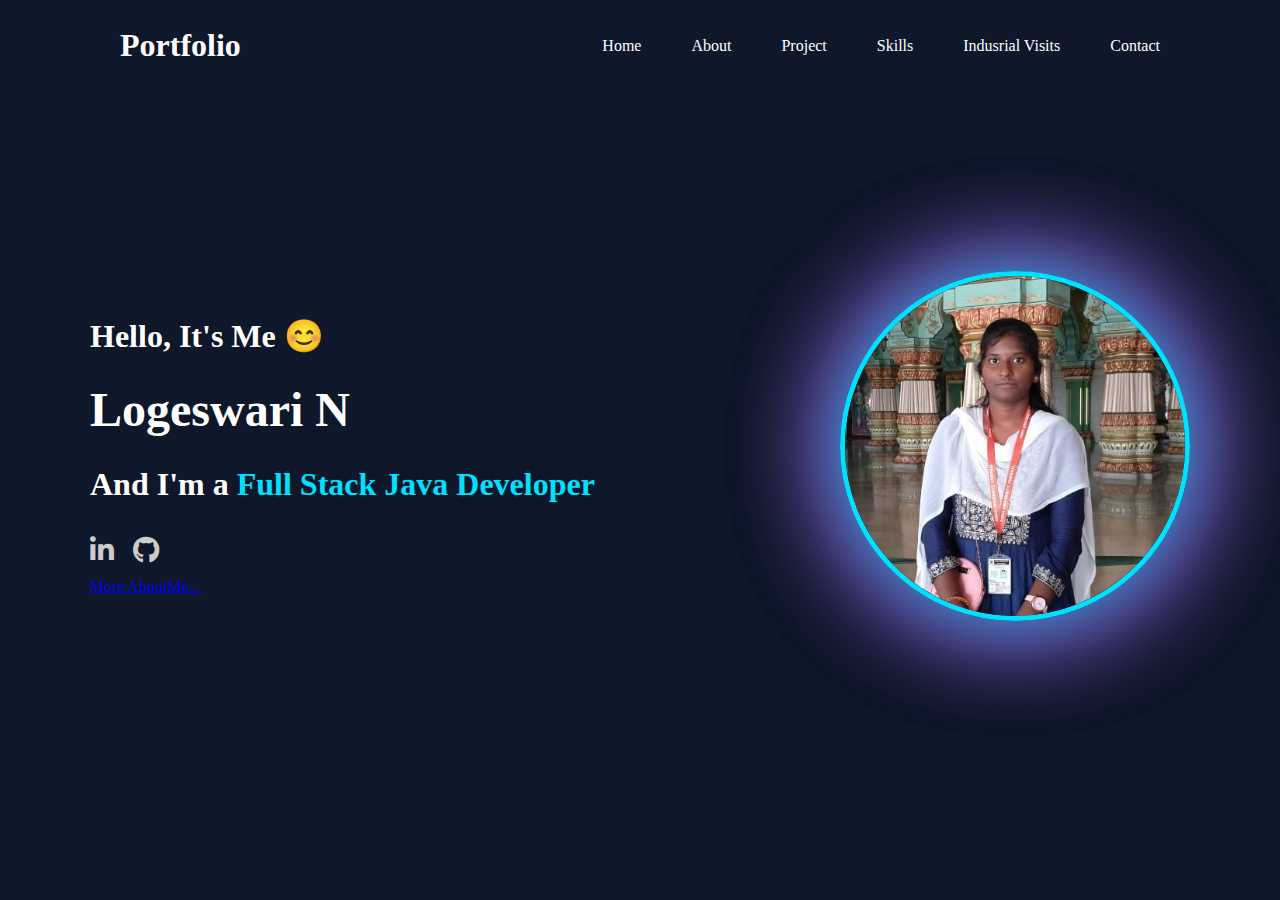
<file: index.html>
<!DOCTYPE html>
<html lang="en">
<head>
  <meta charset="UTF-8">
  <meta name="viewport" content="width=device-width, initial-scale=1.0">
  <title>Portfolio|logeswarin|</title>
  <link rel="stylesheet" href="style.css">
  <link rel="stylesheet" href="https://cdnjs.cloudflare.com/ajax/libs/font-awesome/6.0.0/css/all.min.css">
</head>
<body>
  <header>
    <div class="logo">Portfolio</div>
    <nav>
      <ul class="nav-links">
        <li><a href="./././home/index.html">Home</a></li>
        <li><a href="../index.html">About</a></li>
        <li><a href="./project/index.html">Project</a></li>
        <li><a href="./Skills/index.html">Skills</a></li>
        <li><a href="../main/Skills/industrial.html">Indusrial Visits</a></li>
        <li><a href="./contact/index.html">Contact</a></li>
      </ul>
    </nav>
  </header>

  <section class="hero">
    <div class="content">
      <h3>Hello, It's Me  😊 </h3>
      <h1>Logeswari N</h1>
      <h3>And I'm a <span class="highlight">Full Stack Java Developer</h3>
      
      <div class="social-icons">
        <a href="#"><i class="fab fa-linkedin-in"></i></a>
        <a href="#"><i class="fab fa-github"></i></a>
      </div>
      <a href="../index.html">More AboutMe... </a>

     
    </div>
    <div class="image">
      <img src="./profile2.jpg" alt="Havindu Hemal">
    </div>
  </section>
</body>
</html>
</file>
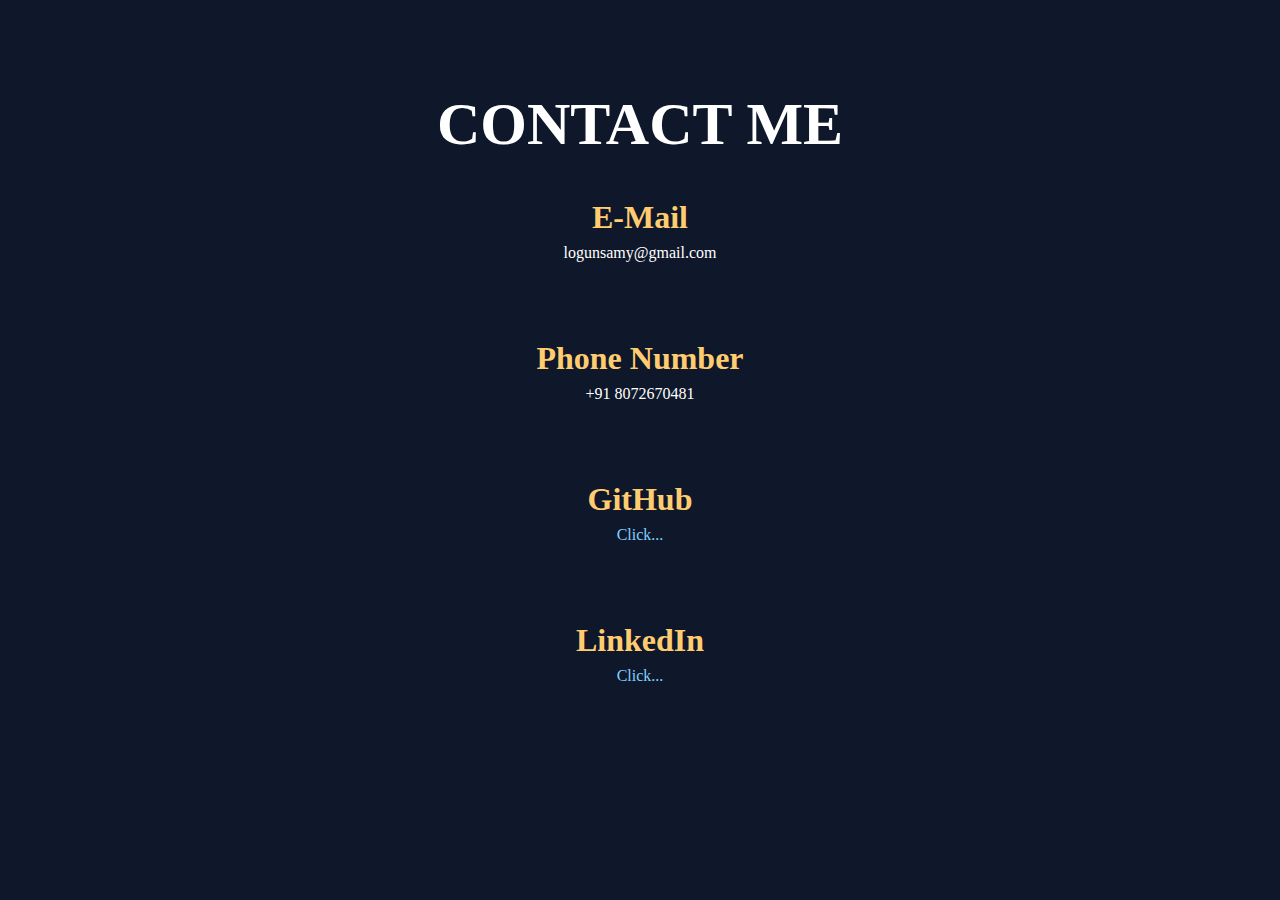
<file: contact/index.html>
<!DOCTYPE html>
<html lang="en">
<head>
  <meta charset="UTF-8" />
  <meta name="viewport" content="width=device-width, initial-scale=1.0" />
  <title>Contact Me</title>
  <style>
   body {
  margin: 0;
  padding: 0; 
  background: #0f172a;
  color: #fff;
  background-size: 400% 400%;
  animation: gradientBG 15s ease infinite;
}

    .contact-container {
      display: flex;
      align-items: center;
      justify-content: center;
      padding: 50px 20px;
    }

    .contact-right {
      max-width: 800px;
      text-align: center;
    }

    .contact-right h1 {
      font-size: 60px;
      margin-bottom: 40px;
      color: white;
    }

    .contact-info {
      display: grid;
      grid-template-columns: repeat(auto-fit, minmax(250px, 1fr));
      gap: 30px;
    }

    

    .contact-info div strong {
      display: block;
      font-size: 32px;
      margin-bottom: 8px;
      color: #ffcc70;
    }

    .contact-info a {
      color: #80d0ff;
      text-decoration: none;
    }

    .contact-info a:hover {
      text-decoration: underline;
    }

    @media (max-width: 600px) {
      .contact-right h1 {
        font-size: 40px;
      }

      .contact-info div {
        font-size: 16px;
        padding: 15px;
      }

      .contact-info div strong {
        font-size: 18px;
      }
    }
  </style>
</head>
<body>
  <div class="contact-container">
    <div class="contact-right">
      <h1>CONTACT ME</h1>
      <div class="contact-info">
        <div>
          <strong>E-Mail</strong>
          logunsamy@gmail.com
        </div><br>
        <div>
          <strong>Phone Number</strong>
          +91 8072670481
        </div><br>
        <div>
          <strong>GitHub</strong>
          <a href="https://github.com/Logu2003/" target="_blank">Click...</a>
        </div><br>
        <div>
          <strong>LinkedIn</strong>
          <a href="https://www.linkedin.com/in/logeswari-narayanasamy/" target="_blank">Click...</a>
        </div>
      </div>
    </div>
  </div>
</body>
</html>
</file>
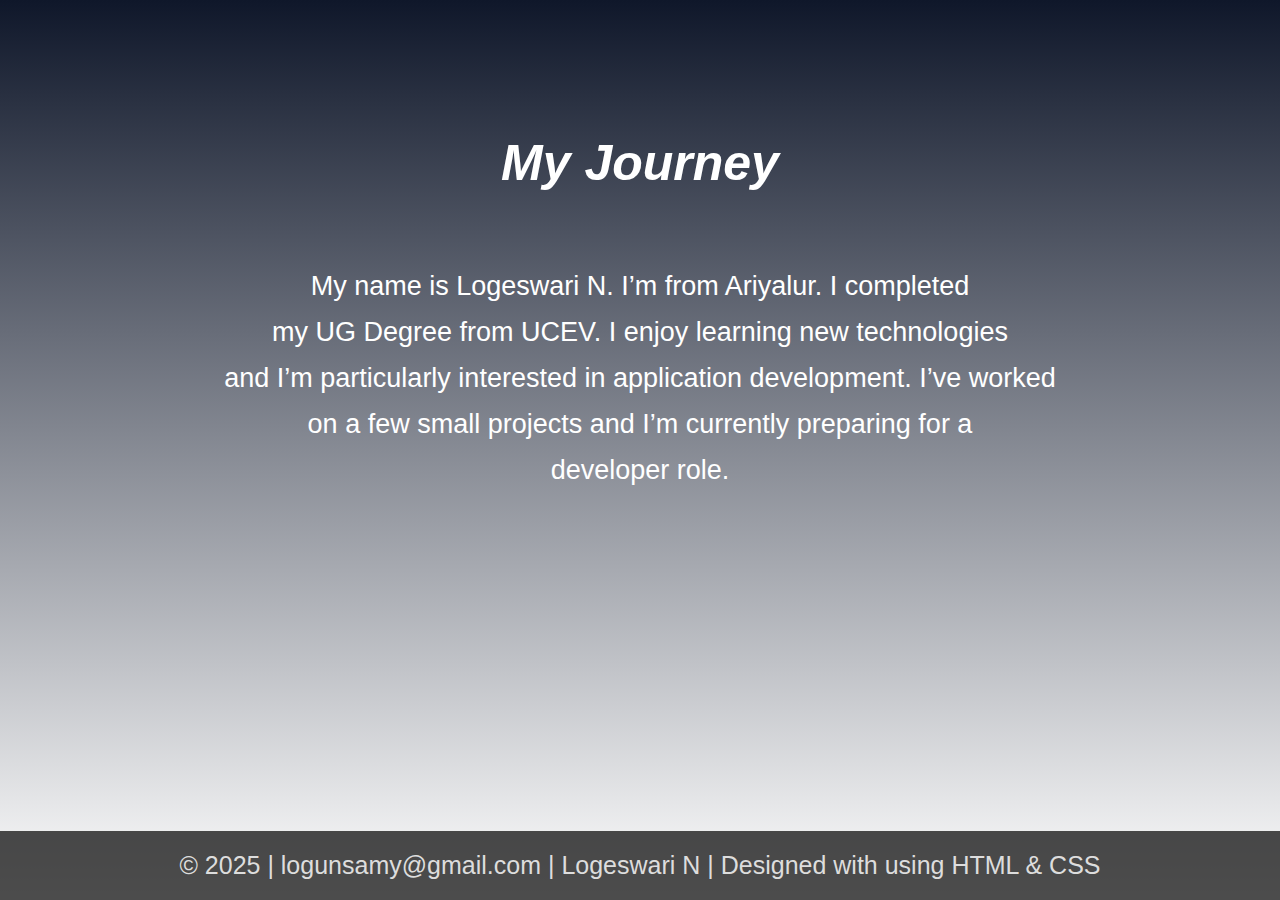
<file: home/index.html>
<!DOCTYPE html>
<html lang="en">
<head>
  <meta charset="UTF-8">
  <title>About Me - Logeswari N</title>
  <style>
    * {
      box-sizing: border-box;
    }

    body {
      margin: 0;
      font-family: Arial, sans-serif;
      background: linear-gradient( #0f172a, white);
      color: white;
      min-height: 100vh;
      display: flex;
      flex-direction: column;
      justify-content: space-between;
      
    }

    .about-box {
     
      
      
        
      text-align: center;
      justify-content: center;
      align-items: center;
      margin-top: 100px;
    }

    .about-box h1 {
      font-size: 50px;
      margin-bottom: 20px;
      font-style: italic;
    }

    .about-box p {
      font-size: 27px;
      line-height: 1.7;
      white-space: pre-line;
    }

    footer {
      background: rgba(0, 0, 0, 0.7);
      text-align: center;
      padding: 20px;
      font-size: 14px;
      color: #ddd;
      font-size: 25px;
      margin-top: 40px;
    }
  </style>
</head>
<body>

  <div class="about-box">
    <h1>My Journey</h1>
    <p>
My name is Logeswari N. I’m from Ariyalur. I completed
my UG Degree from UCEV. I enjoy learning new technologies
and I’m particularly interested in application development. I’ve worked
on a few small projects and I’m currently preparing for a
developer role.
    </p>
  </div>

  <footer>
    &copy; 2025 | logunsamy@gmail.com | Logeswari N | Designed with using HTML & CSS
  </footer>

</body>
</html>
</file>
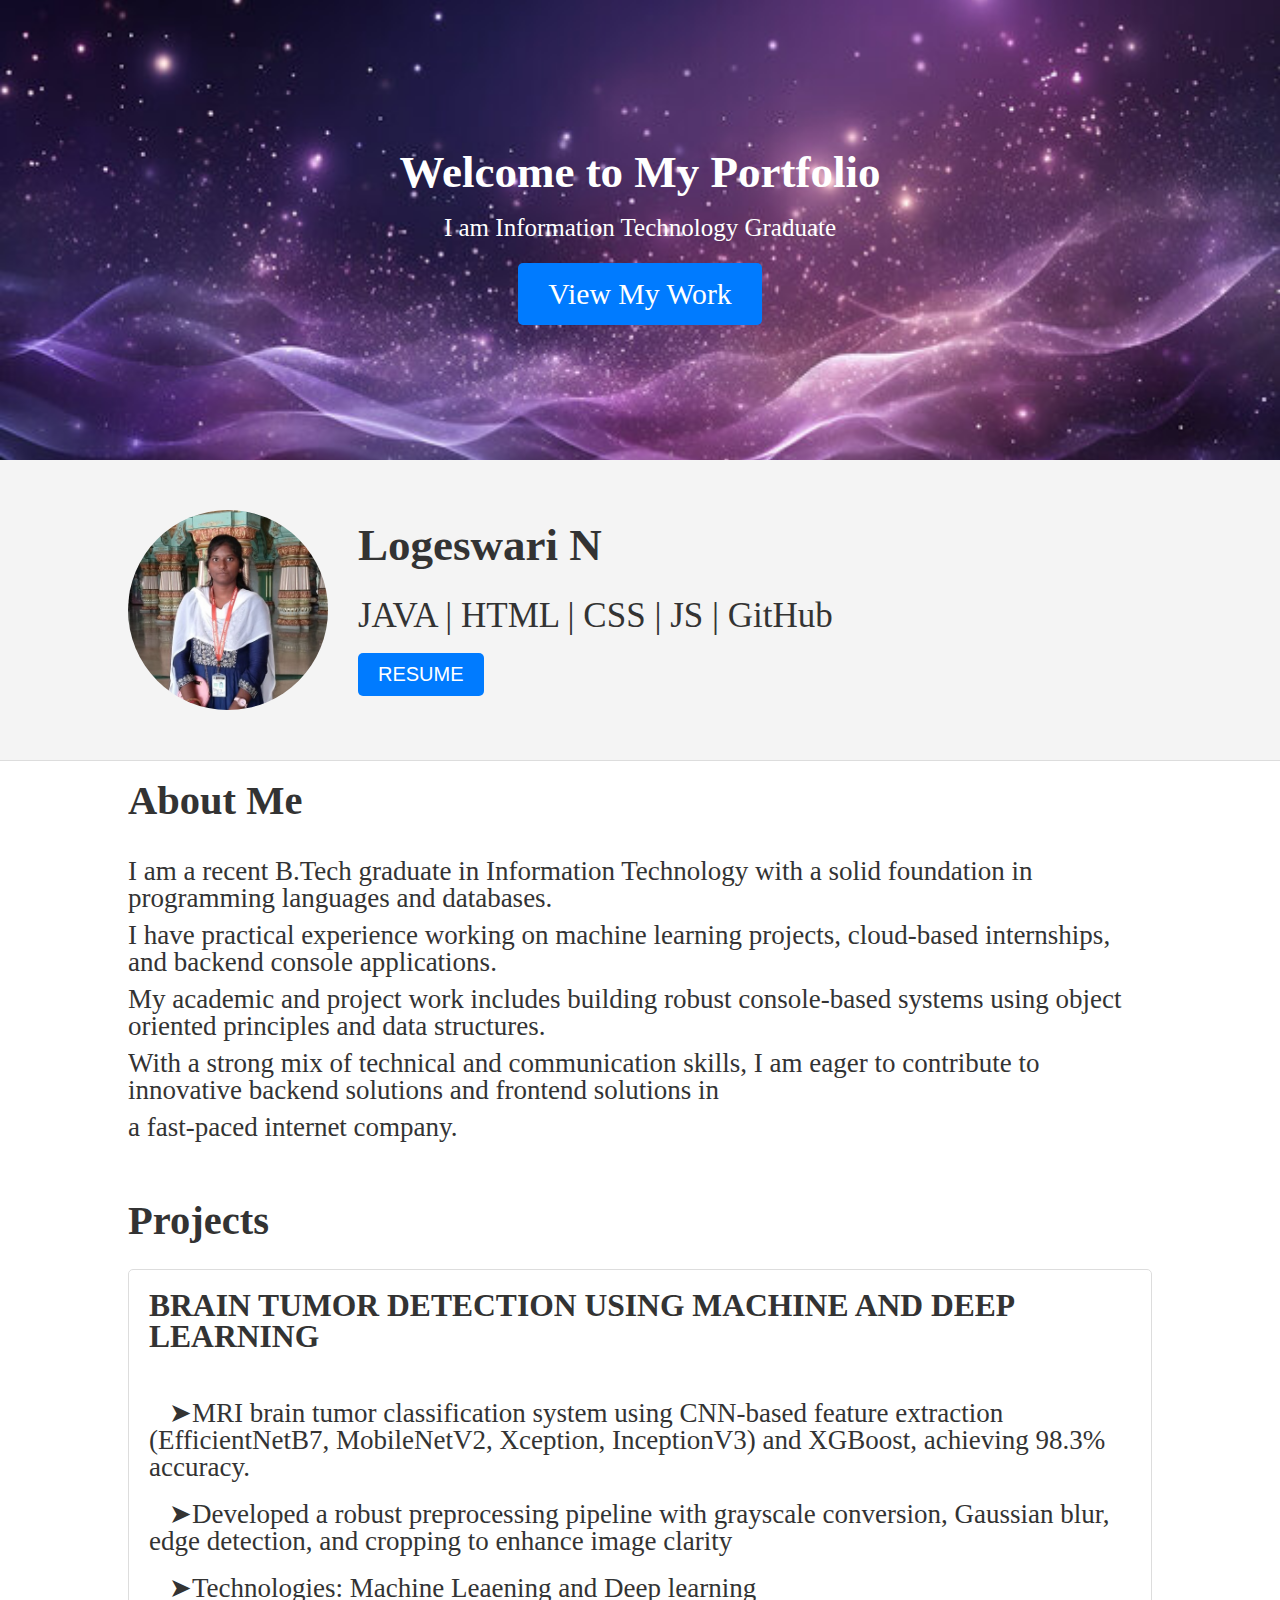
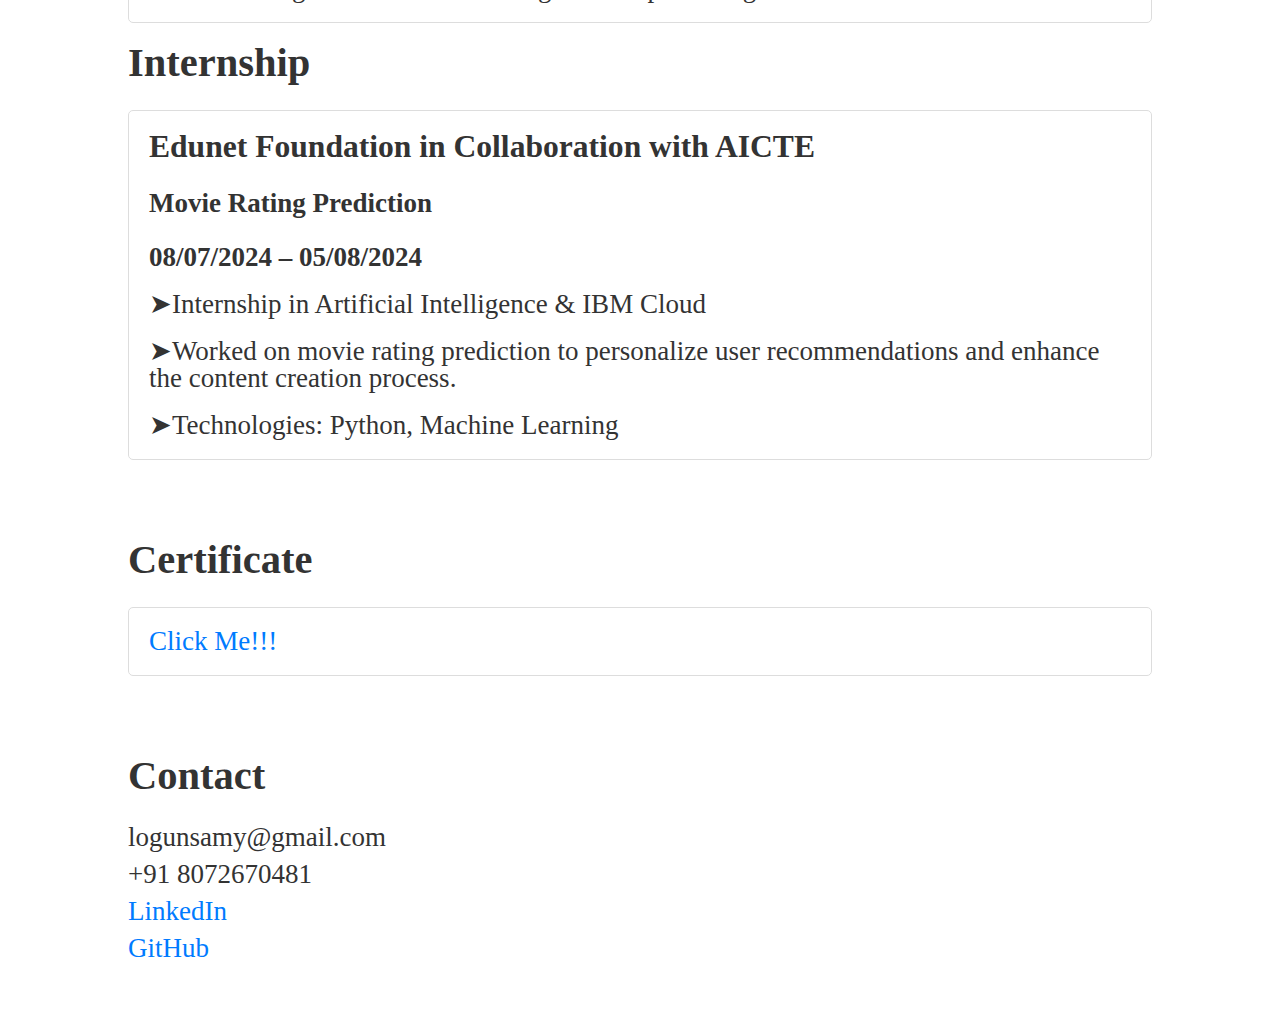
<file: port/index.html>
<!DOCTYPE html>
<html lang="en">
<head>
    <meta charset="UTF-8">
    <meta name="viewport" content="width=device-width, initial-scale=1.0">
    <title>Logeswari N - Portfolio</title>
    <link rel="stylesheet" href="./style.css">
   
</head>
<body>
    <section class="hero">
        <div class="hero-content">
            <h1>Welcome to My Portfolio</h1>
            <p> I am Information Technology Graduate</p>
            <a href="#projects" class="btn">View My Work</a>
        </div>
    </section>
    <header>
        <div class="container">
            <img src="./profile2.jpg" alt="Logeswari N" class="profile-photo">
            <div class="header-text">
                <h1 class="name">Logeswari N</h1>
                <p>JAVA  | HTML | CSS | JS | GitHub </p>
                <button href="./resume_Logeswari (3).pdf" >RESUME </button>
            </div>
        </div>
    </header>

    <section id="about" class="container">
        <h2>About Me</h2><br>
        <p>I am a recent B.Tech graduate in Information Technology with a solid foundation in programming languages and databases.
        <p> I have practical experience working on machine learning projects, cloud-based internships, and backend console applications. </p>
        <p>My academic and project work includes building robust console-based systems using object oriented principles and data structures.</p>
        <p> With a strong mix of technical and communication skills, I am eager to contribute to innovative backend solutions and frontend solutions in </p> 
            <p> a fast-paced internet company. </p>
    </section>
    <section id="projects" class="container">
        <h2>Projects</h2>
        <br>
        <div class="project">
            <h3>BRAIN TUMOR DETECTION USING MACHINE AND DEEP LEARNING</h3>
            <br>
            <ul>
            <p>MRI brain tumor classification system using CNN-based feature extraction (EfficientNetB7, MobileNetV2, Xception, InceptionV3) and XGBoost, achieving 98.3% accuracy. </p>
            <p>Developed a robust preprocessing pipeline with grayscale conversion, Gaussian blur, edge detection, and cropping to enhance image clarity</p>
            <p>Technologies: Machine Leaening and Deep learning</p>
            </ul>
        </div>
        <h2>Internship</h2>
        <br>
        <div class="project intern">
            <h3>Edunet Foundation in Collaboration with AICTE</h3><br>
            <h4>Movie Rating Prediction </h4>
            <br>
            <h4> 08/07/2024 – 05/08/2024 </h4>
            <p>Internship in Artificial Intelligence & IBM Cloud </p>
            <p>Worked on movie rating prediction to personalize user recommendations and enhance the content creation process. </p>
            <p >Technologies: Python, Machine Learning</p>
            
        </div>
    </section>
    <section id="Certificate" class="container">
        <h2>Certificate</h2>
        <br>
        <div class="project">
        <a href="./certificate/index2.html"> Click Me!!!</a>
        
    </section>

    <section id="contact" class="container">
        <h2>Contact</h2>
        <br>
        <ul class="contact-info">
            <li><i class="fa-solid fa-envelope"></i> logunsamy@gmail.com</li>
            <li><i class="fa-solid fa-phone"></i> +91 8072670481</li>
            <li> <i class="fa-brands fa-linkedin"></i>  <a href="https://www.linkedin.com/in/logeswari-narayanasamy/" >LinkedIn</a></li>
            <li> <i class="fa-brands fa-github"></i>  <a href="https://github.com/Logu2003/" >GitHub</a></li>
        </ul>
    </section>   
</body>
</html>
</file>
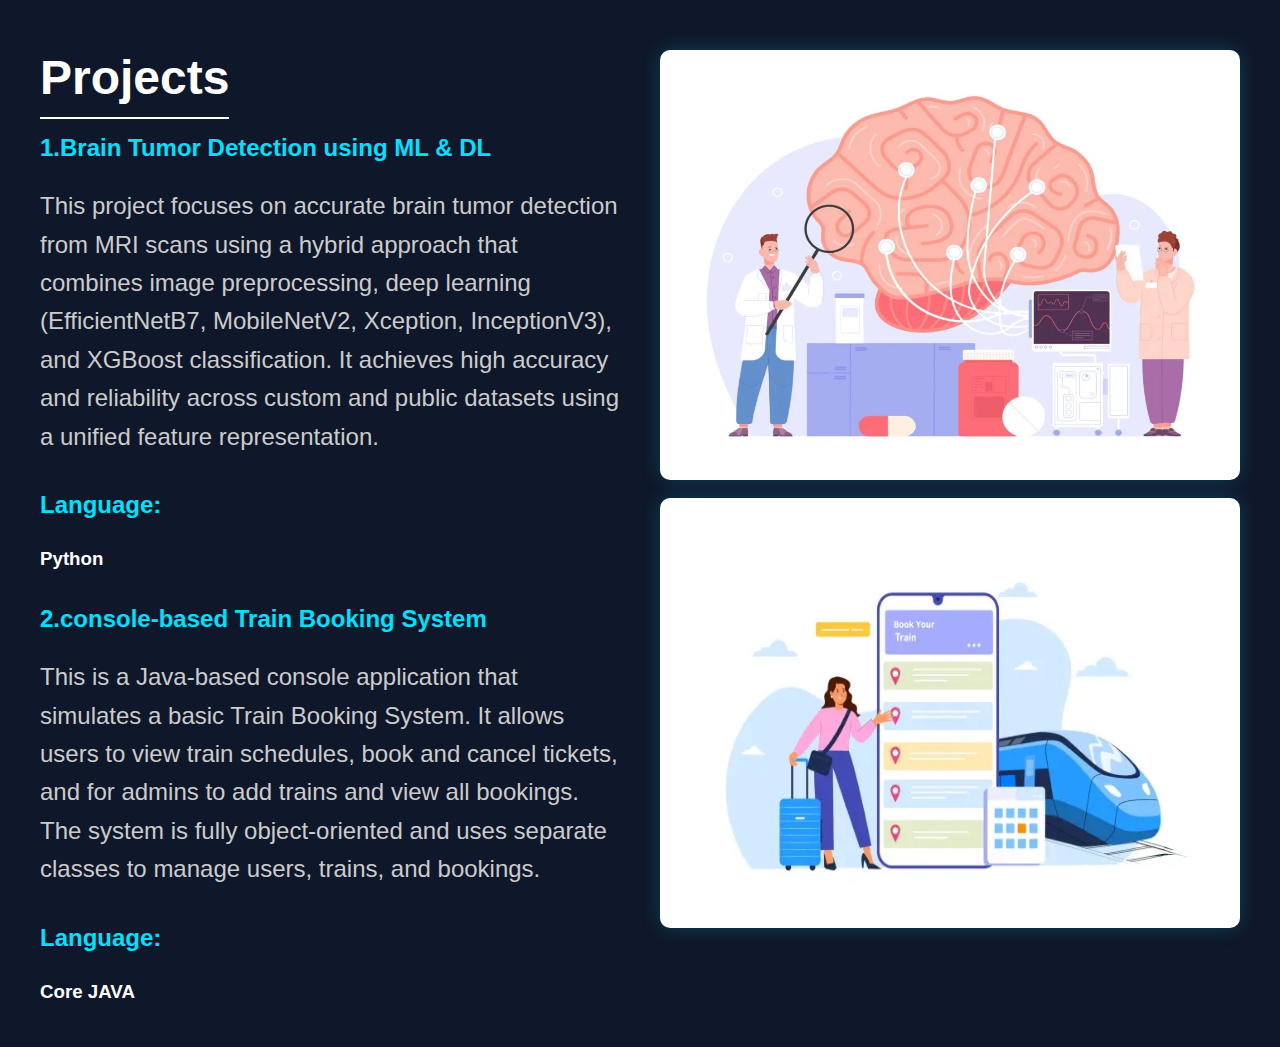
<file: project/index.html>
<!DOCTYPE html>
<html lang="en">
<head>
  <meta charset="UTF-8" />
  <meta name="viewport" content="width=device-width, initial-scale=1.0" />
  <title>Project - Brain Tumor Detection</title>
  <link rel="stylesheet" href="./style.css" />
</head>
<body>
  <section class="project-section">
    <div class="text-content">
      <h1>Projects</h1>
      <h2>1.Brain Tumor Detection using ML & DL</h2>
      <p>
        This project focuses on accurate brain tumor detection from MRI scans using a hybrid approach that combines image preprocessing, deep learning (EfficientNetB7, MobileNetV2, Xception, InceptionV3), and XGBoost classification. It achieves high accuracy and reliability across custom and public datasets using a unified feature representation.
        </p>
        <h2>Language:</h2>
        <h3>Python</h3>
        <br>
      <h2>2.console-based Train Booking System</h2>
      <p>
        This is a Java-based console application that simulates a basic Train Booking System. It allows users to view train schedules, book and cancel tickets, and for admins to add trains and view all bookings. The system is fully object-oriented and uses separate classes to manage users, trains, and bookings.


        </p>
        <h2>Language:</h2>
        <h3>Core JAVA</h3>
      
      </div>

      
      
    </div>

    <div class="image-content">
      <img src="./Brain-tumor-research.webp" alt="Brain Tumor Detection Project" />
      <br>
      <img src="./Train-Ticket-Booking-Online-Vector-Illustration-700.webp" alt="Brain Tumor Detection Project" />

    </div>
  </section>
</body>
</html>
</file>
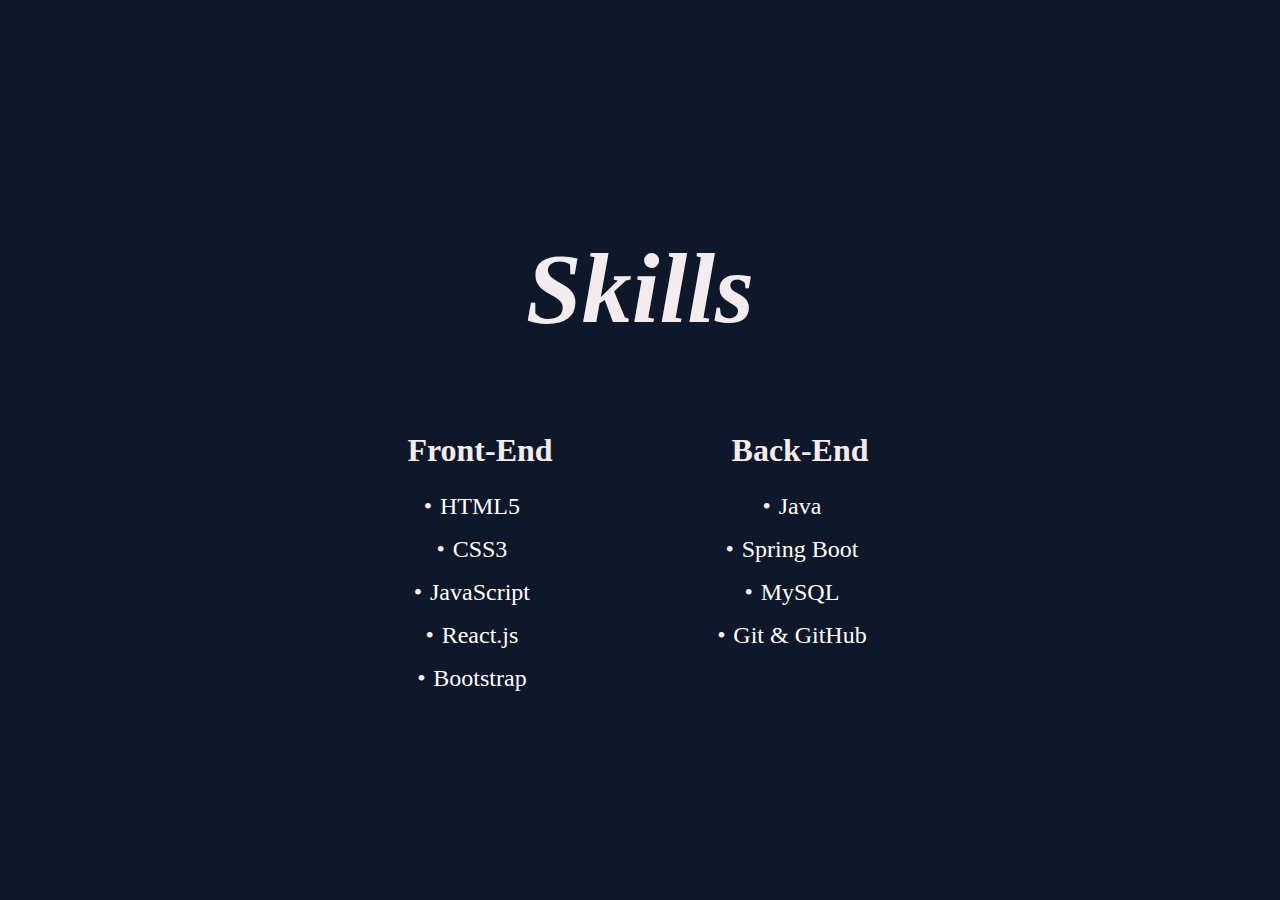
<file: Skills/index.html>
<!DOCTYPE html>
<html lang="en">
<head>
  <meta charset="UTF-8" />
  <meta name="viewport" content="width=device-width, initial-scale=1.0" />
  <title>Skills Section</title>
  <style>
    body {
      margin: 0;
      padding: 0;
      font-family: 'Georgia', serif;
      background-color: #000; 
      color: #ffffff; 
      display: flex;
      align-items: center;
      justify-content: center;
      min-height: 100vh;
      text-align: center;
      position: relative;
      background: #0f172a;
    }

    
    h1 {
        font-style: italic;
      font-size: 100px;
      color: #f3ecee;
      margin-bottom: 40px;
    }

    .skills {
      display: flex;
      justify-content: space-around;
      flex-wrap: wrap;
      gap: 30px;
    }

    .column {
      flex: 1;
      min-width: 250px;
     
      padding: 20px;
      
    }

    .column h2 {
      color: #f4ebec;
      margin-bottom: 15px;
      font-size: 2rem;
    }

    .column ul {
      list-style-type: none;
      padding: 0;
    }

    .column ul li {
      padding: 8px 0;
      font-size: 1.5rem;
      
    }
    .column ul li::before {
      content: '•';
      color: #f2eeef;
      display: inline-block;
      width: 1em;
      margin-left: -1em;
    }
   
  </style>
</head>
<body>
  <div class="container">
    <h1>Skills</h1>
    <div class="skills">
      <div class="column">
        <h2>Front-End</h2>
        <ul>
          <li>HTML5</li>
          <li>CSS3</li>
          <li>JavaScript</li>
          <li>React.js</li>
          <li>Bootstrap</li>
          
        </ul>
      </div>
      <div class="column">
        <h2>Back-End</h2>
        <ul>
          <li>Java</li>
          <li>Spring Boot</li>          
          <li>MySQL</li>
          <li>Git & GitHub</li>
          
        </ul>
      </div>
    </div>
  </div>
</body>
</html>
</file>
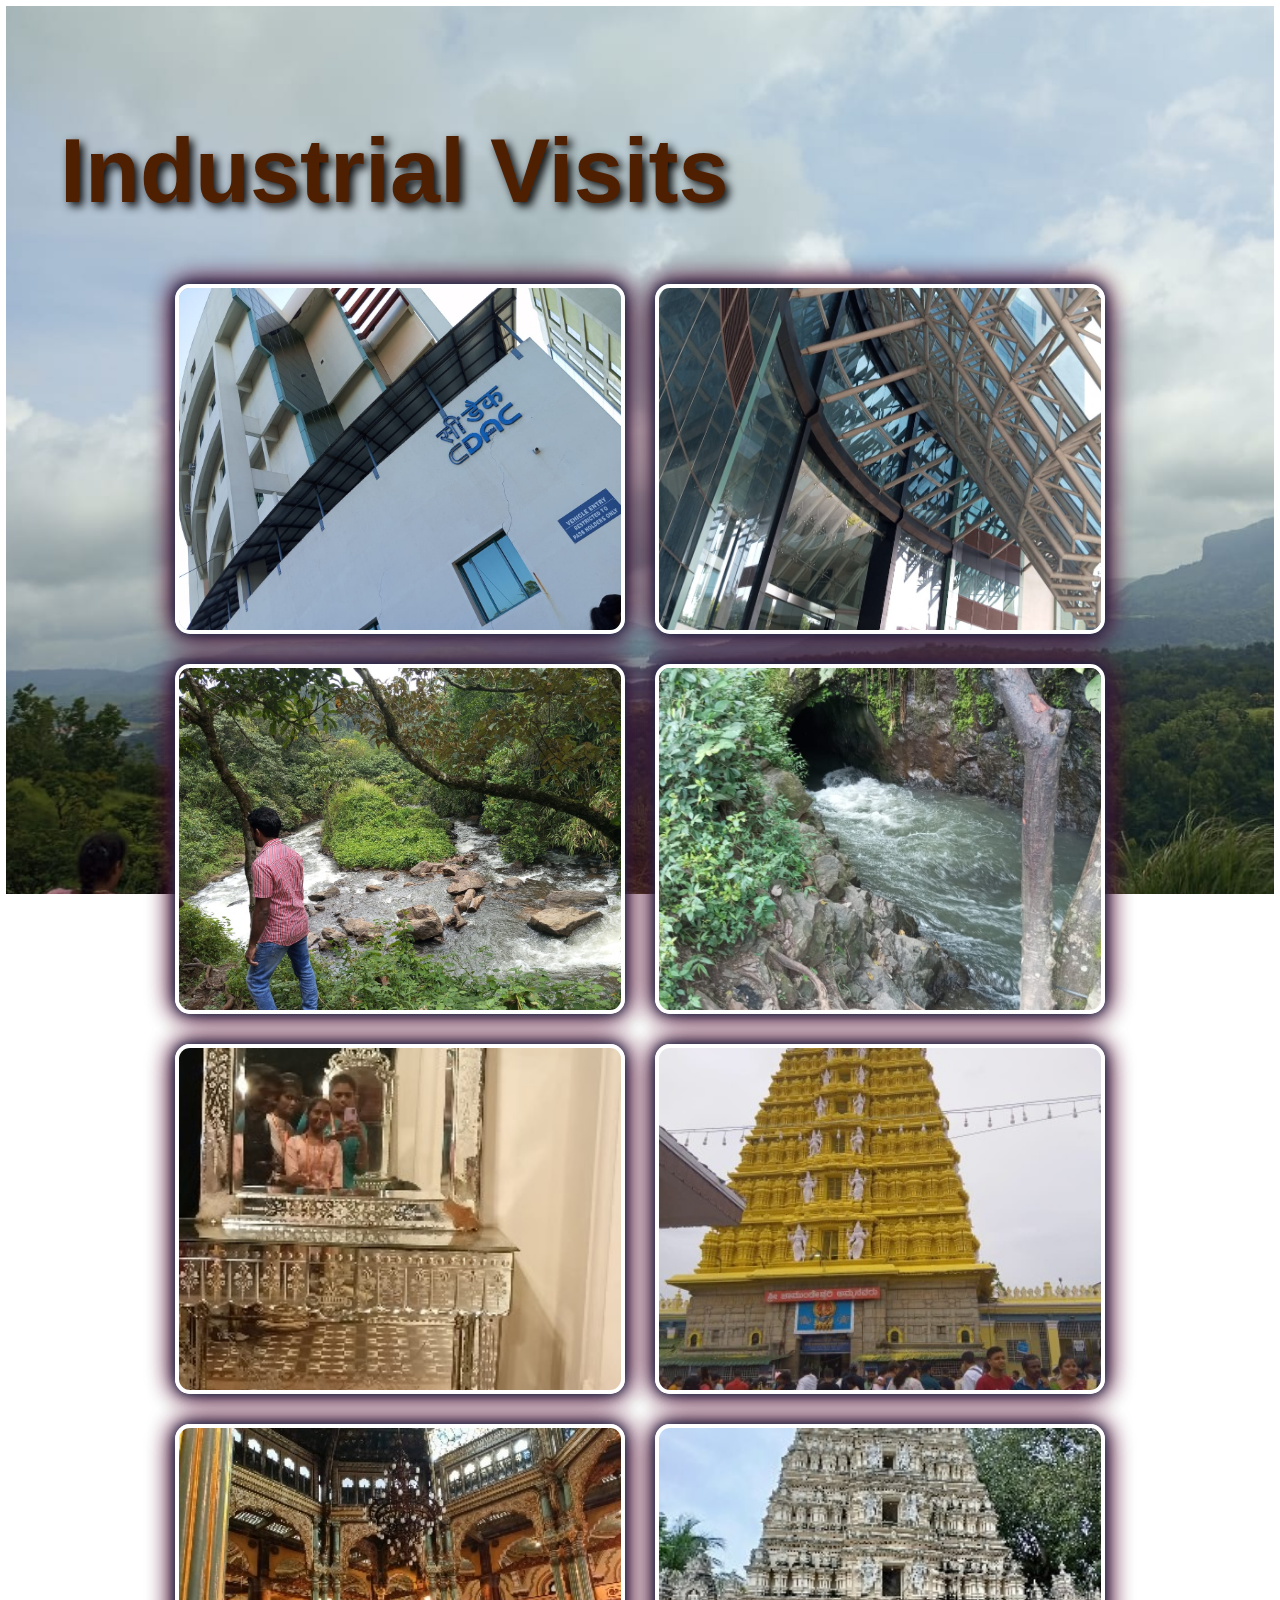
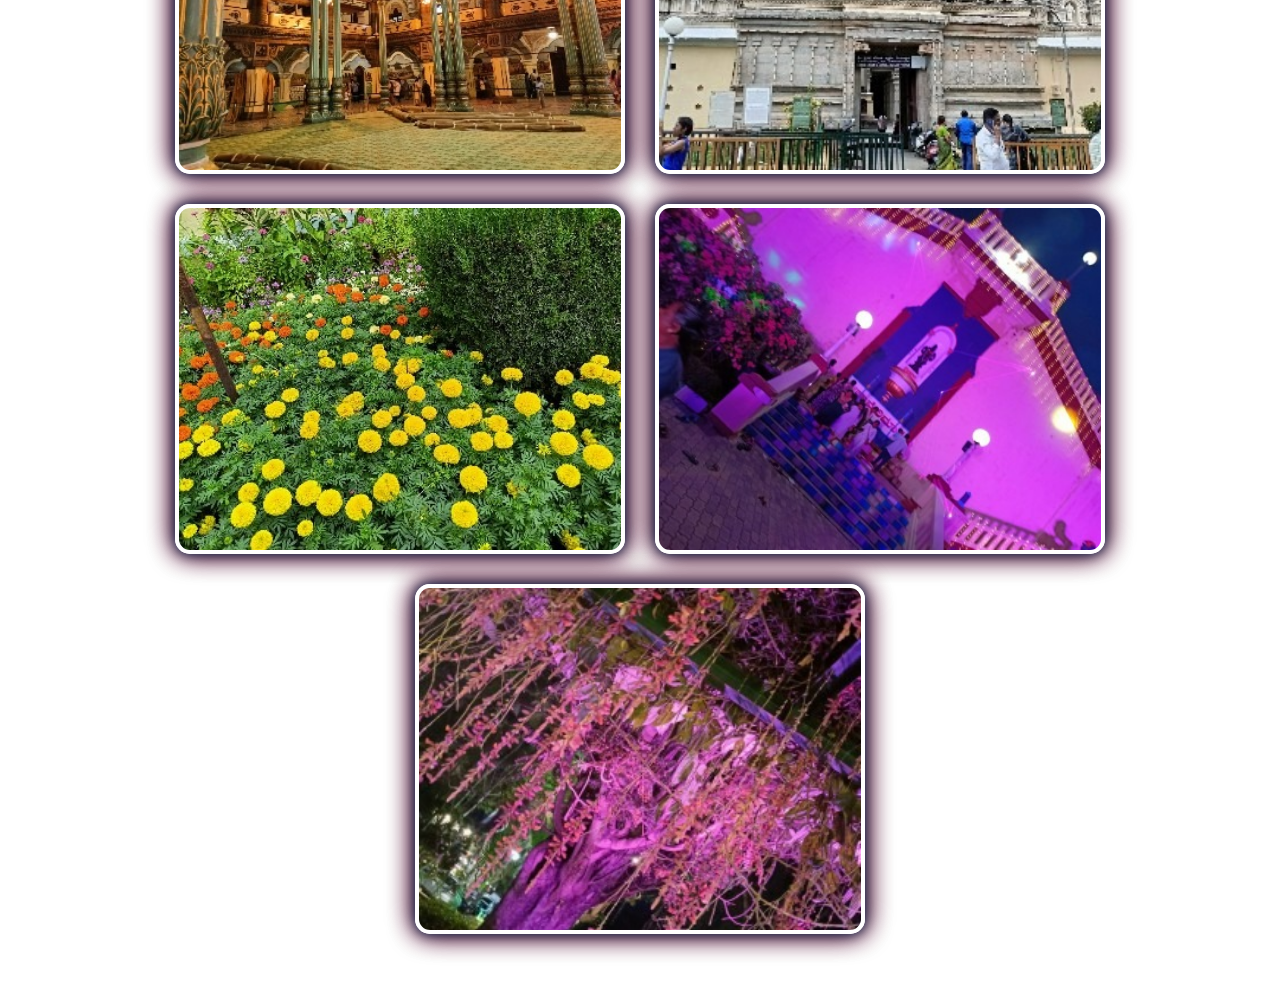
<file: Skills/industrial.html>
<!DOCTYPE html>
<html lang="en">
<head>
  <meta charset="UTF-8">
  <title>Images</title>
  <style>
    * {
      box-sizing: border-box;
    }

     body {
      margin: 0;
      padding: 0;
      font-family: sans-serif;
      height: 100%;
    }

    .sticky-bg {
      position: fixed;
      top: 0;
      left: 0;
      width: 100vw;
      height: 100vh;
      z-index: -1;
      object-fit: cover;
      border: 6px solid white;
      border-radius: 0;
     
    }

    .content {
      position: relative;
      padding: 60px;
      color: #4E1F00;
      text-shadow: 4px 4px 10px #000;
      font-size: 45px;
    }

    

    .scrolling-images {
      display: flex;
      flex-wrap: wrap;
      justify-content: center;
      gap: 30px;
      margin-top: 50px;
    }

    .scrolling-images img {
      width: 450px;
      height: 350px;
      object-fit: cover;
      border: 4px solid white;
      border-radius: 15px;
      box-shadow:
        0 0 12px #102E50,
        0 0 27px  #3A0519,
        0 0 27px #732255;
      transition: transform 0.3s ease;
    }

    .scrolling-images img:hover {
      transform: scale(1.05);
    }

    @media (max-width: 768px) {
      .scrolling-images img {
        width: 100%;
        height: auto;
      }
    }
  </style>
</head>
<body>  
  <img src="./0320f7fd-0dd0-4fdc-92c4-39a40dcd58e5.jpg" alt="Sticky Full Background" class="sticky-bg">  
  <div class="content">
    <div class="section">
      <h1>Industrial Visits</h1>     
    </div>
    <div class="scrolling-images">
      <img src="./a471e879-a97a-4ed3-8164-c9d8490828c7.jpg" alt="img2">
      <img src="./2b2181d8-66a5-4f84-8165-4d3fd0b2a039.jpg" alt="img3">
      <img src="./3c866e06-7207-43c1-a2ab-287ceddc6344.jpg" alt="img4">
      <img src="./7df538e6-fc1d-471b-a914-c384c2a3a3a3.jpg" alt="img5">      
      <img src="./7efc02d6-7407-4870-9f3b-8ba3d89f9d12.jpg" alt="img6">
      <img src="./8234c59b-bd1b-4896-a2fa-0eb1a9bf183d.jpg" alt="img7">
      <img src="./2e5ae7de-15e2-403f-bdbf-c3eff9b91a8b.jpg" alt="img8">
      <img src="./f70a1fe1-0492-4d3b-86fc-ec0223342ac5.jpg" alt="img9">
      <img src="./df0cc6ff-7430-4219-813f-af6e00f97aa0.jpg" alt="img10">
      <img src="./74b92e0d-36d4-48da-b386-3924faa867ce.jpg" alt="img11">
      <img src="./d9a8a052-a066-4490-a207-f52991d88fa4.jpg" alt="img12">
    </div> 
</body>
</html>
</file>
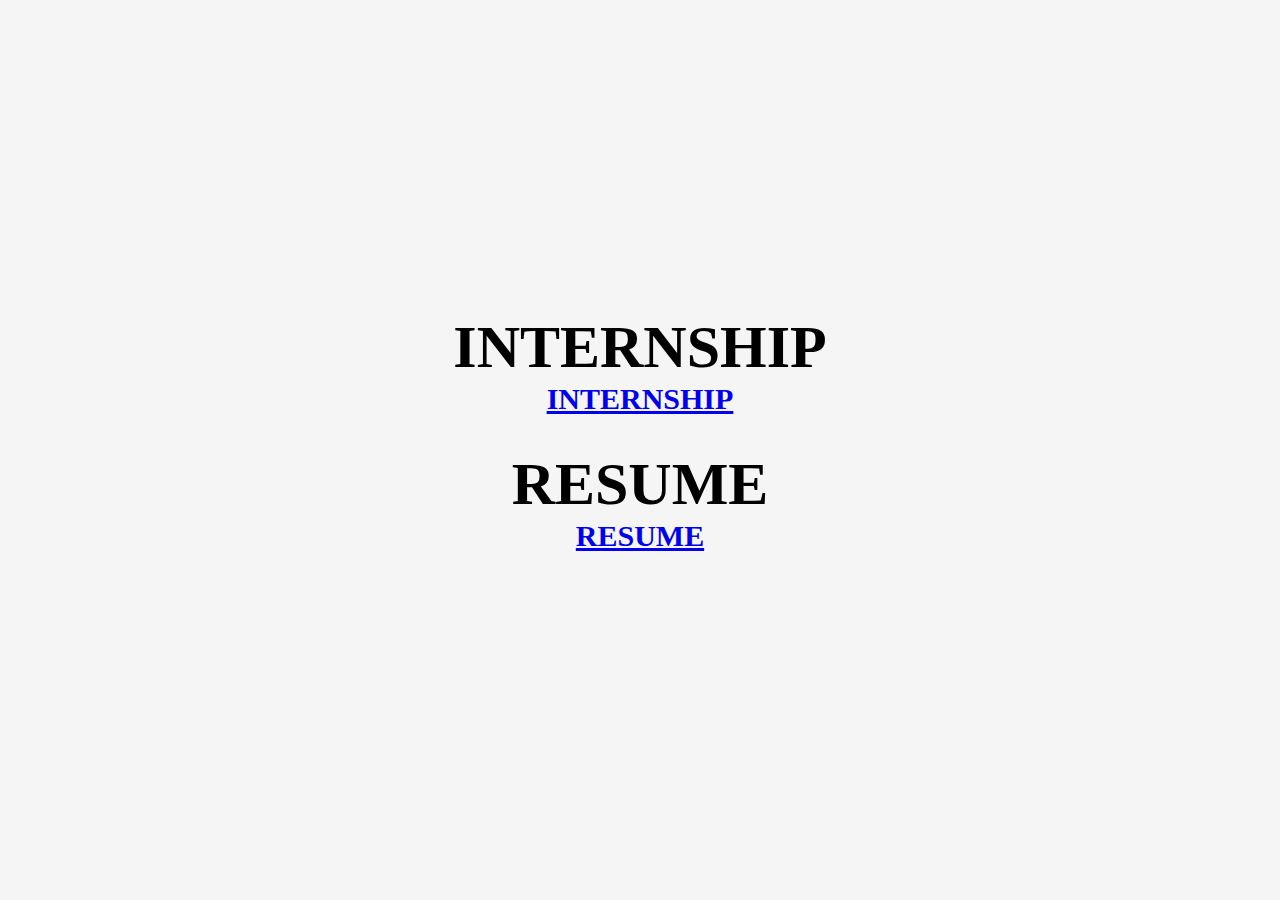
<file: port/certificate/index2.html>
<!DOCTYPE html>
<html lang="en">
<head>
    <meta charset="UTF-8">
    <meta name="viewport" content="width=device-width, initial-scale=1.0">
    <title>Document</title>
    <link rel="stylesheet" href="./style2.css">
</head>
<body>
    <div class="container" style="text-align: center; font-size: 30px; font-weight: bold; color: #000000">
        <h1>INTERNSHIP</h1>
        <a href="./logunsamy@gmail.com.pdf"> INTERNSHIP</a>
        <br><br>
        <h1>RESUME</h1>
        <a href="./resume_Logeswari (3).pdf"> RESUME</a>
        <br><br>
    </div>
</body>
</html>
</file>
<file: style.css>
* {
  margin: 0;
  padding: 0;
  box-sizing: border-box;
 
}

body {
  background: #0f172a;
  color: white;
  line-height: 1.6;
  padding: 0 60px;
}

header {
  display: flex;
  justify-content: space-between;
  align-items: center;
  padding: 20px 60px;
  background: #0f172a;
}

.logo {
  font-size: 2rem;
  font-weight: bold;
  color: white;
 
}

.nav-links {
  display: flex;
  gap: 50px;
  list-style: none;
  font-size: 1rem;
}

.nav-links a {
  text-decoration: none;
  color: white;
  font-size: 1rem;
  transition: color 0.3s;
}

.nav-links a:hover {
  color: #00e1ff;
}

.hero {
  display: flex;
  align-items: center;
  justify-content: space-between;
  padding: 40px 30px;
}

.content {
  margin-top: 140px;
  max-width: 600px;
}

.content h1 {
  font-size: 3rem;
  font-weight: bold;
}

.content h3 {
  font-size: 2rem;
  margin: 10px 0;
}

.highlight {
  color: #00e1ff;
}
.content p {
  margin-top: 20px;
  max-width: 500px;
  color: #ccc;
  font-size: 1.5rem;
}

.social-icons {
  margin-top: 20px;
}

.social-icons a {
  margin-right: 15px;
  color: #ccc;
  font-size: 1.7rem;
  transition: color 0.3s;
}

.social-icons a:hover {
  color: #00e1ff;
}
.image img{
  border-radius: 50%;
  border: 5px solid #00e1ff;
  margin-top: 140px;
  width: 350px;
  height: 350px;
  box-shadow: 0 0 100px #00e1ff,0 0 100px #7f0166, 0 0 100px #ff00cc;
  object-fit: cover;
}
@media (max-width: 768px) {
  header {
    flex-direction: column;
    align-items: flex-start;
   
  }

  .nav-links {
    flex-direction: column;
    gap: 15px;
    margin-top: 20px;
  }

  
.nav-links{
     flex-direction: column;
     text-align: center;

}
  .image img {
    width: 200px;
    height: 200px;
    box-shadow: 0 0 50px #00e1ff, 0 0 50px #7f0166, 0 0 50px #ff00cc;
  }
  
.content h1 {
  font-size: 2rem;
  font-weight: bold;
}

.content h3 {
  font-size: 1rem;
  margin: 10px 0;
}

}

@media (max-width: 480px) {
    body{
        margin-left: 0;
        padding-left: 0px;
    }
  .content h1 {
    font-size: 2rem;
    text-align: center;
    align-items: center;
    justify-content: center;
  }

  .content h3 {
    font-size: 1.4rem;
    text-align: center;
     align-items: center;
    justify-content: center;
  }
  

  .content p {
    font-size: 1rem;
    text-align: center;
     align-items: center;
    justify-content: center;
  }
  

  .social-icons a {
    font-size: 1.4rem;
  }
  
.image img{
  border-radius: 50%;
  border: 5px solid #00e1ff;
  margin-top: 140px;
  width: 200px;
  height: 200px;
  box-shadow: 0 0 100px #00e1ff,0 0 100px #7f0166, 0 0 100px #ff00cc;
  object-fit: cover;
  margin-left: 20px;
}
}
</file>
<file: port/style.css>
* {
  margin: 0;
  padding: 0;
  box-sizing: border-box;
}


.hero {
  background-image: linear-gradient(rgba(0, 0, 0, 0.0)), url('./bimg.jpg');
  
  background-size: cover;
  background-position: center;
  color: white;
  text-align: center;
  padding: 150px 0;
}

.hero-content {
  width: 80%;
  margin: auto;
}

.name {
  font-size: 45px;
  padding-bottom: 20px;

}

.hero h1 {
  font-size: 45px;
  margin-bottom: 20px;

}

.hero p {
  font-size: 25px;
  margin-bottom: 40px;


}

.btn {
  background-color: #007bff;
  color: white;
  padding: 15px 30px;
  text-decoration: none;
  border-radius: 5px;
  font-size: 1.1em;
  transition: background-color 0.3s ease;
}

.btn:hover {
  background-color: #0056b3;
  

}

.btn:hover {
  background-color: #0056b3;
}


body {
  font-size: 27px;
  line-height: 1;
  color: #333;
}

.container {
  width: 80%;
  margin: auto;
  overflow: hidden;
  padding: 20px 0;

}

header {
  background: #f4f4f4;
  padding: 30px 0;
  border-bottom: 1px solid #ddd;
}

header .container {
  display: flex;
  align-items: center;
}

.profile-photo {
  width: 200px;
  height: 200px;
  border-radius: 50%;
  margin-right: 30px;
  object-fit: cover;
}

.header-text h1 {
  margin: 0 0 5px 0;
}

.header-text p {
  margin: 0 0 20px 0;
  font-size: 35px;
}

.header-text button {
  background-color: #007bff;
  color: white;
  padding: 10px 20px;
  border: none;
  border-radius: 5px;
  cursor: pointer;
  transition: background-color 0.3s ease;
  font-size: 20px;
  
}
.header-text button:hover{
  text-decoration: underline;

}


.sheader-text button {
  background-color: #0056b3;
}

#projects,
#contact {
  padding: 40px 0;
  border: 2px ;
}

.project {
  border: 1px solid #ddd;
  padding: 20px;
  margin-bottom: 20px;
  border-radius: 5px;
}

.project p {
  padding-top: 10px;
}

.project h3 {
  margin-top: 0;
}

.contact-info {
  list-style: none;
  padding: 0;
}

.contact-info li {
  margin-bottom: 10px;
}

a {
  color: #007bff;
  text-decoration: none;
}

a:hover {
  text-decoration: underline;
}

.project ul p::before {
  content: "➤";
  padding-left: 20px;
}

.container p {

  margin-top: 10px;
}

@media (max-width: 600px) {
  .container {
    width: 95%;
  }

  .profile-photo {
    width: 150px;
    height: 150px;
    margin-right: 20px;
  }

  .header-text h1 {
    font-size: 24px;
  }

  .header-text p {
    font-size: 18px;
  }

  .project {
    padding: 15px;
  }




  body {
    font-size: 20px;
    padding-top: 0;
  }
}

.intern p::before {
  content: "➤";
}
</file>
<file: project/style.css>
* {
  margin: 0;
  padding: 0;
  box-sizing: border-box;
  font-family: 'Segoe UI', sans-serif;
}

body {
  background-color: #0f172a; /* Pure black background */
  color: #ffffff;
  line-height: 1.6;
  padding: 40px;
}

.project-section {
  display: flex;
  gap: 40px;
  justify-content: space-between;
  align-items: flex-start;
  flex-wrap: wrap;
}

.text-content {
  flex: 1;
  min-width: 300px;
}

.text-content h1 {
  font-size: 3rem;
  font-weight: bold;
  margin-bottom: 10px;
  border-bottom: 2px solid #fff;
  display: inline-block;
}

.text-content h2 {
  font-size: 1.5rem;
  color: #00e1ff;
  margin-bottom: 20px;
}

.text-content p {
  color: #ccc;
  margin-bottom: 30px;
  font-size: 1.5rem;
}

.info-boxes {
  display: flex;
  gap: 40px;
  flex-wrap: wrap;
}

.info-box {
  flex: 1;
  min-width: 200px;
}

.info-box h3 {
  font-size: 1.2rem;
  margin-bottom: 10px;
  color: #ffffff;
}

.info-box p {
  color: #bbb;
  font-size: 1.5rem;
}

.image-content {
  flex: 1;
  min-width: 300px;
}

.image-content img {
  width: 100%;
  height: 430px;
  margin-top: 10px;
  border-radius: 10px;
  box-shadow: 0 0 20px rgba(0, 225, 255, 0.2);
}
</file>
<file: port/certificate/style2.css>
*{
    padding: 0;
    margin: 0;
    box-sizing: border-box;
    font-family:Georgia, 'Times New Roman', Times, serif;
}

body{
    background-color: #f5f5f5;
    display: flex;
    justify-content: center;
    align-items: center;
    height: 100vh;
}
.container:hover{
    color: rebeccapurple;
       
}
</file>
